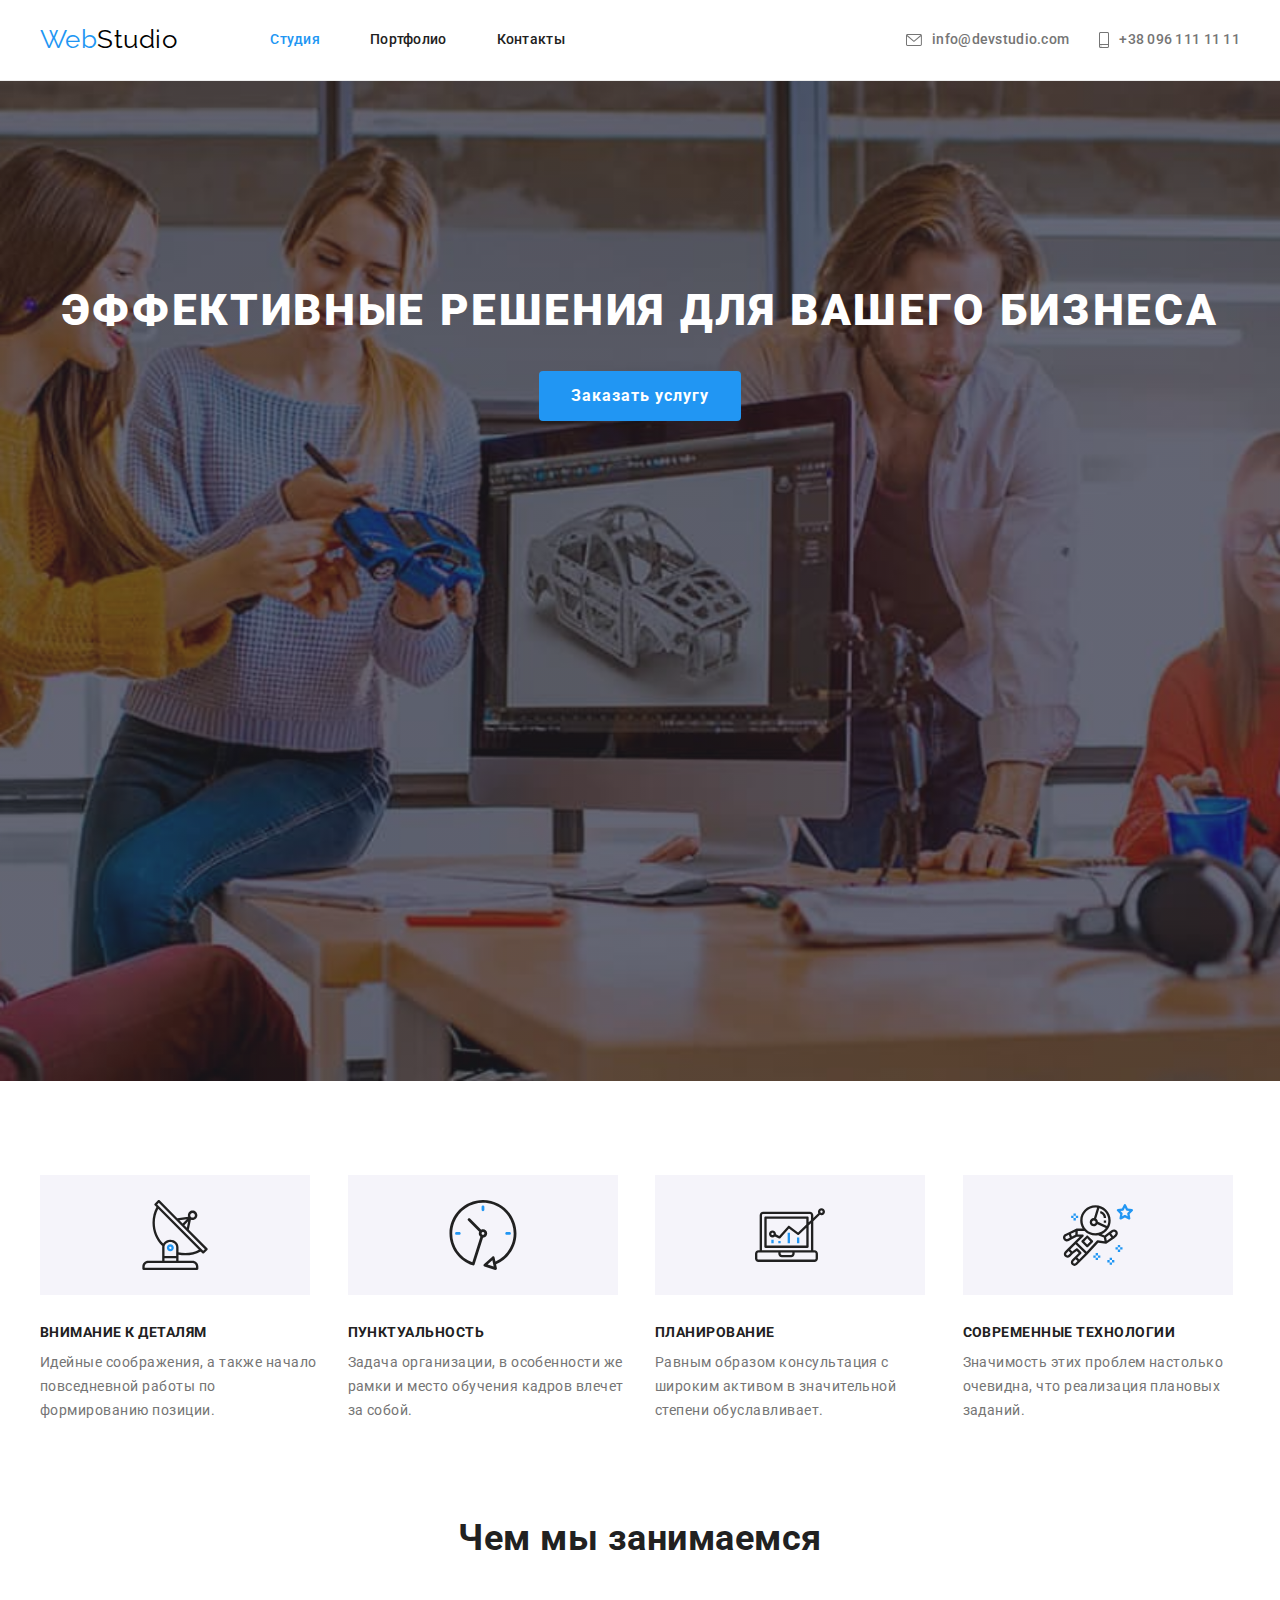
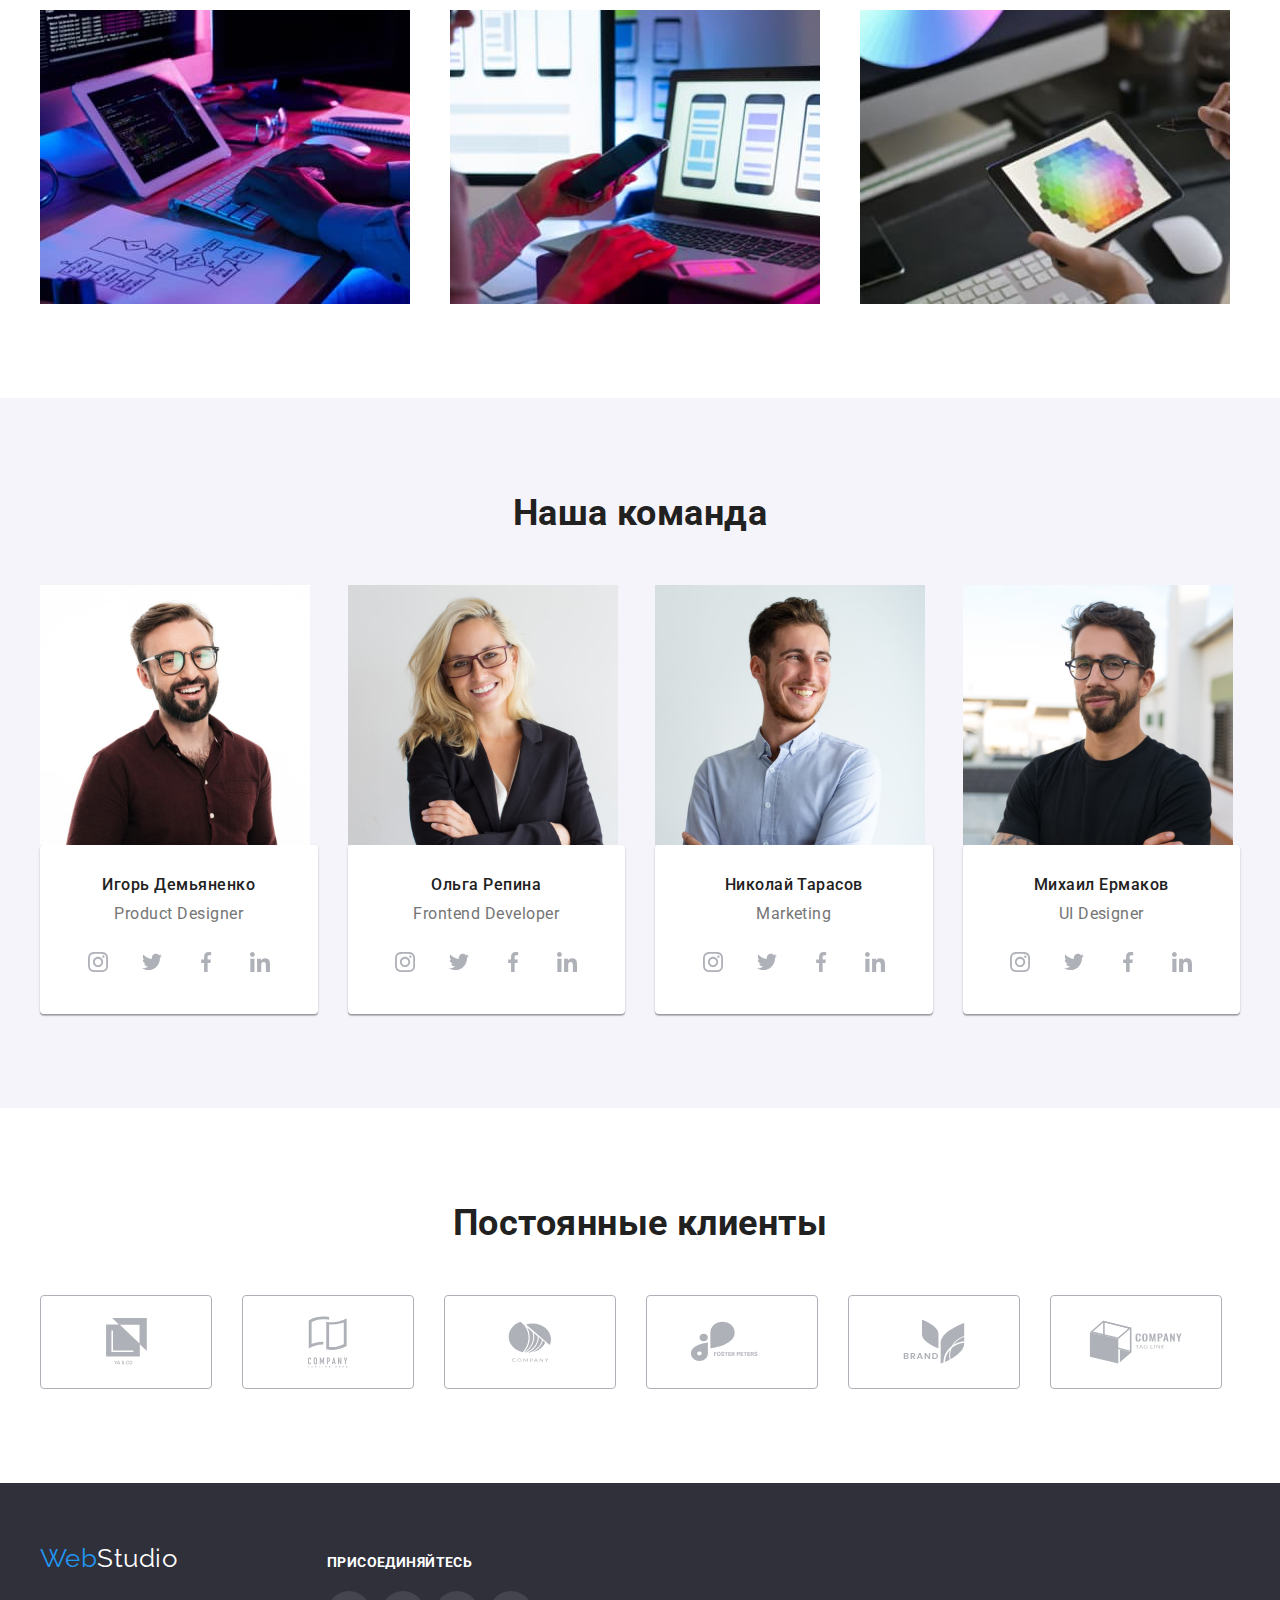
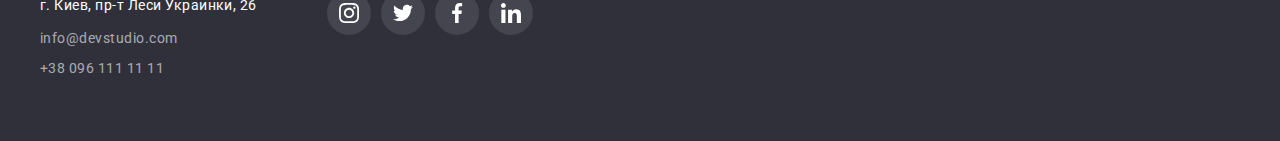
<file: index.html>
<!DOCTYPE html>
<html lang="ru">
    
    <head>
        <meta charset="UTF-8">
        <meta http-equiv="X-UA-Compatible" content="IE=edge">
        <meta name="viewport" content="width=device-width, initial-scale=1.0">
        <title>Document</title>
        <link rel="preconnect" href="https://fonts.gstatic.com">
        <link href="https://fonts.googleapis.com/css2?family=Raleway:wght@700&family=Roboto:wght@400;500;700;900&display=swap"
            rel="stylesheet">
            <link rel="stylesheet" href="https://cdnjs.cloudflare.com/ajax/libs/modern-normalize/1.0.0/modern-normalize.min.css"
                integrity="sha512-ISS7cAi1PEhQ8jnbJpJZMd29NlhNj4AWYyLOSp2CE/CsHxTCu+r+t0D2yoJudVrd0/8fTVPUVDzY5Tvli75u/g=="
                crossorigin="anonymous" />
        <link href="css/styles.css" rel="stylesheet">
    </head>

    <body>

        <!-- Верхняя линия -->

        <header class="header">
            <div class="container haeder-container">
                <nav class="navigation">
                    <a class="logo link" href="./index.html" lang="en">
                        <span class="accent">Web</span>Studio  
                    </a>
                    <ul class="site-nav-list">
                        <li class="item-list"><a href="./index.html" lang="en" class="link nav-link current">Студия</a></li>
                        <li class="item-list"><a href="./portfolio.html" lang="en" class="link nav-link">Портфолио</a></li>
                        <li class="item-list"><a href="" class="link nav-link">Контакты</a></li>          
                    </ul>
                </nav>
                <ul class="contacts-list">
                    <li class="item-list" lang="en">                            
                        <a href="mailto:info@devstudio.com" class="contacts-link link mail-contacts-link"> 
                            <svg class="contacts-icon icon" width="16px" height="16px">
                                <use href="./images/icons.svg#icon-envelope"></use> 
                            </svg>info@devstudio.com
                        </a>
                    </li>
                    <li class="item-list">
                        <a href="tel:+380961111111" class="contacts-link link phone-contacts-link">
                            <svg class="contacts-icon icon" width="10px" height="16px">
                                <use href="./images/icons.svg#icon-smartphone"></use> 
                            </svg>+38 096 111 11 11
                        </a>
                    </li>                
                </ul> 
            </div>
        </header> 

        <!--Основной текст, уникальный контент-->

        <main>

            <!--Hero-->
            <section class="hero">
                <div class="container">
                    <h1 class=hero-title>Эффективные решения для вашего бизнеса</h1>
                    <button type="button" class="button primery"> Заказать услугу </button>
                </div>
            </section>

            <!--Особенности-->
            <section class="section section-feature">
                <div class="container">
                    <h2 class="visually-hidden"> Преимущества </h2> <!-- скрытый текст  -->
                    <ul  class="feature-section-list list">
                        <li class="item-list feature-item">
                            <div class="feature-icon"> 
                                <svg class="icon" width="70px" height="70px">
                                    <use href="./images/icons.svg#icon-antenna"></use> 
                                </svg>   
                            </div> 
                            <h3 class="section-subtitle feature-title">Внимание к деталям</h3>
                            <p class="feature-title-text text">
                                Идейные соображения, а также начало повседневной работы по формированию позиции.
                            </p>
                        </li>
                        <li class="item-list feature-item">
                            <div class="feature-icon">                            
                                <svg class="icon" width="70px" height="70px">
                                    <use href="./images/icons.svg#icon-clock"></use> 
                                </svg>
                            </div>                               
                            <h3 class="section-subtitle feature-title">Пунктуальность</h3>
                            <p class="feature-title-text text">
                                Задача организации, в особенности же рамки и место обучения кадров влечет за собой.
                            </p>
                        </li>
                        <li class="item-list feature-item">
                            <div class="feature-icon">
                                <svg class="icon" width="70px" height="70px">
                                    <use href="./images/icons.svg#icon-diagram"></use> 
                                </svg>
                            </div>
                            <h3 class="section-subtitle feature-title">Планирование</h3>
                            <p class="feature-title-text text">
                                Равным образом консультация с широким активом в значительной степени обуславливает.
                            </p>
                        </li>
                        <li class="item-list feature-item">
                            <div class="feature-icon">
                                <svg class="icon" width="70px" height="70px">
                                    <use href="./images/icons.svg#icon-astronaut"></use> 
                                </svg>
                            </div>
                            <h3 class="section-subtitle feature-title">Современные технологии</h3>
                            <p class="feature-title-text text">
                                Значимость этих проблем настолько очевидна, что реализация плановых заданий.
                            </p>
                        </li>    
                    </ul>
                </div>
            </section>

            <!--Чем мы занимаемся-->
            <section class="section box-section">
                <div class="container">
                    <h2  class="section-title">Чем мы занимаемся</h2>
                    <ul class="box-section-list list">
                        <li class="item-list">
                            <img class="image-box image" src="./images/box-1.jpg" alt="Работа на ПК" width="370" height="294" />          
                        </li>
                        <li class="item-list">
                            <img class="image-box image" src="./images/box-2.jpg" alt="Работа на ноутбуке и смартфоне" width="370" height="294"/>
                        </li>
                        <li class="item-list">
                            <img class="image-box image" src="./images/box-3.jpg" alt="Работа на планшете" width="370" height="294"/>
                        </li>
                    </ul>
                </div>
            </section>

            <!--Команда-->
            <section class="section section-team">
                <div class="container">
                    <h2 class="section-title">Наша команда</h2>
                    <ul class="team-section-list list">
                        <li class="item-list">
                            <img class="image-team-member image" src="./images/team-member-1.jpg" alt="Игорь Демьяненко" width="270" height="260"/> <!--возможно ссылка-->                 
                                <div class="text-team-member-container">
                                    <h3 class="section-subtitle team-member">Игорь Демьяненко</h3>
                                    <p class="team-member-text text" lang="en">Product Designer</p>
                                    <ul class="icon-list list">
                                        <li class="item-list">
                                            <a class="link social-link" href=""> 
                                                <svg class="social-icon icon" width="20px" height="20px">
                                                    <use href="./images/icons.svg#icon-instagram"></use> 
                                                </svg> 
                                            </a>
                                        </li>
                                        <li class="item-list">
                                            <a class="link social-link" href="">
                                                <svg class="social-icon icon" width="20px" height="20px">
                                                    <use href="./images/icons.svg#icon-twitter"></use> 
                                                </svg>
                                            </a>
                                        </li>
                                        <li class="item-list">
                                            <a class="link social-link" href="">
                                                <svg class="social-icon icon" width="20px" height="20px">
                                                    <use href="./images/icons.svg#icon-facebook"></use> 
                                                </svg>
                                            </a>
                                        </li>
                                        <li class="item-list">
                                            <a class="link social-link" href="">
                                                <svg class="social-icon icon" width="20px" height="20px">
                                                    <use href="./images/icons.svg#icon-linkedin"></use> 
                                                </svg>
                                            </a>
                                        </li>
                                    </ul>
                                </div>                            
                        </li>
                        <li class="item-list">
                            <img class="image-team-member image" src="./images/team-member-2.jpg" alt="Ольга Репина" width="270" height="260"/>
                                <div class="text-team-member-container">
                                    <h3 class="section-subtitle team-member">Ольга Репина</h3>
                                    <p class="team-member-text text" lang="en">Frontend Developer</p>
                                    <ul class="icon-list list">
                                        <li class="item-list">
                                            <a class="link social-link" href=""> 
                                                <svg class="social-icon icon" width="20px" height="20px">
                                                    <use href="./images/icons.svg#icon-instagram"></use> 
                                                </svg> 
                                            </a>
                                        </li>
                                        <li class="item-list">
                                            <a class="link social-link" href="">
                                                <svg class="social-icon icon" width="20px" height="20px">
                                                    <use href="./images/icons.svg#icon-twitter"></use> 
                                                </svg>
                                            </a>
                                        </li>
                                        <li class="item-list">
                                            <a class="link social-link" href="">
                                                <svg class="social-icon icon" width="20px" height="20px">
                                                    <use href="./images/icons.svg#icon-facebook"></use> 
                                                </svg>
                                            </a>
                                        </li>
                                        <li class="item-list">
                                            <a class="link social-link" href="">
                                                <svg class="social-icon icon" width="20px" height="20px">
                                                    <use href="./images/icons.svg#icon-linkedin"></use> 
                                                </svg>
                                            </a>
                                        </li>
                                    </ul>                                    
                                </div>
                        </li>
                        <li class="item-list">
                            <img class="image-team-member image" src="./images/team-member-3.jpg" alt="Николай Тарасов" width="270" height="260"/>
                                <div class="text-team-member-container">
                                    <h3 class="section-subtitle team-member">Николай Тарасов</h3>
                                    <p class="team-member-text text" lang="en">Marketing</p>
                                    <ul class="icon-list list">
                                        <li class="item-list">
                                            <a class="link social-link" href=""> 
                                                <svg class="social-icon icon" width="20px" height="20px">
                                                    <use href="./images/icons.svg#icon-instagram"></use> 
                                                </svg> 
                                            </a>
                                        </li>
                                        <li class="item-list">
                                            <a class="link social-link" href="">
                                                <svg class="social-icon icon" width="20px" height="20px">
                                                    <use href="./images/icons.svg#icon-twitter"></use> 
                                                </svg>
                                            </a>
                                        </li>
                                        <li class="item-list">
                                            <a class="link social-link" href="">
                                                <svg class="social-icon icon" width="20px" height="20px">
                                                    <use href="./images/icons.svg#icon-facebook"></use> 
                                                </svg>
                                            </a>
                                        </li>
                                        <li class="item-list">
                                            <a class="link social-link" href="">
                                                <svg class="social-icon icon" width="20px" height="20px">
                                                    <use href="./images/icons.svg#icon-linkedin"></use> 
                                                </svg>
                                            </a>
                                        </li>
                                    </ul>
                                </div>
                        </li>
                        <li class="item-list">
                            <img class="image-team-member image" src="./images/team-member-4.jpg" alt="Михаил Ермаков" width="270" height="260"/>
                                <div class="text-team-member-container">
                                    <h3 class="section-subtitle team-member">Михаил Ермаков</h3>
                                    <p class="team-member-text text" lang="en">UI Designer</p>
                                    <ul class="icon-list list">
                                        <li class="item-list">
                                            <a class="link social-link" href=""> 
                                                <svg class="social-icon icon" width="20px" height="20px">
                                                    <use href="./images/icons.svg#icon-instagram"></use> 
                                                </svg> 
                                            </a>
                                        </li>
                                        <li class="item-list">
                                            <a class="link social-link" href="">
                                                <svg class="social-icon icon" width="20px" height="20px">
                                                    <use href="./images/icons.svg#icon-twitter"></use> 
                                                </svg>
                                            </a>
                                        </li>
                                        <li class="item-list">
                                            <a class="link social-link" href="">
                                                <svg class="social-icon icon" width="20px" height="20px">
                                                    <use href="./images/icons.svg#icon-facebook"></use> 
                                                </svg>
                                            </a>
                                        </li>
                                        <li class="item-list">
                                            <a class="link social-link" href="">
                                                <svg class="social-icon icon" width="20px" height="20px">
                                                    <use href="./images/icons.svg#icon-linkedin"></use> 
                                                </svg>
                                            </a>
                                        </li>
                                    </ul>
                                </div>
                        </li>
                    </ul>
                </div>
            </section>

            <!-- клиенты-->
            <section class="section section-customer">                
                <div class="container">
                    <h2 class="section-title"> Постоянные клиенты </h2>
                    <ul class="customer-list list">
                        <li class="item-list customer-item-list ">
                            <a class="link customer-link" href=""> 
                                <svg class="customer-icon icon" width="41px" height="46.7px">
                                    <use href="./images/icons.svg#icon-customer-1" ></use> <!-- <use href="./images/icons.svg#edit"></use> im file id=edit-->
                                </svg>
                            </a>
                        </li>
                        <li class="item-list customer-item-list">
                            <a class="link customer-link" href=""> 
                                <svg class="customer-icon icon" width="40px" height="52px">
                                    <use href="./images/icons.svg#icon-customer-2"></use>
                                </svg> 
                            </a>
                        </li>
                        <li class="item-list customer-item-list">
                            <a class="link customer-link" href=""> 
                                <svg class="customer-icon icon" width="43.46px" height="41.18px">
                                    <use href="./images/icons.svg#icon-customer-3"></use> 
                                </svg>
                            </a>
                        </li>
                        <li class="item-list customer-item-list">
                            <a class="link customer-link" href=""> 
                                <svg class="customer-icon icon" width="84.44px" height="40.62px">
                                    <use href="./images/icons.svg#icon-customer-4"></use> 
                                </svg>
                            </a>
                        </li>
                        <li class="item-list customer-item-list">
                            <a class="link customer-link" href=""> 
                                <svg class="customer-icon icon" width="62.54px" height="45.43px">
                                    <use href="./images/icons.svg#icon-customer-5"></use> 
                                </svg>
                            </a>
                        </li>
                        <li class="item-list customer-item-list">
                            <a class="link customer-link" href=""> 
                                <svg class="customer-icon icon" width="93.79px" height="43.93px">
                                    <use href="./images/icons.svg#icon-customer-6"></use> 
                                </svg>
                            </a>
                        </li>
                    </ul>

                </div>
            </section>
        </main>

        <!--Подвал-->

        <footer class="footer">
            <div class="container footer-container">
                <div class="address-footer">
                <a class="logo logo-footer" href="./index.html" lang="en">
                    <span class="accent">Web</span>Studio
                </a>
                
                <address class="address"> 
                    <a class="address-link link" href="https://goo.gl/maps/sPiDw47EjTjkmQh69" target="_blank" rel="noopener noreferrer">г. Киев, пр-т Леси Украинки, 26</a> <!--ссылка открывается в новой вкладке-->
                    <ul class="footer-contacts-list">
                        <li class="item-list" lang="en"><a class="footer-link link" href="mailto:info@devstudio.com">info@devstudio.com</a></li>
                        <li class="item-list"><a class="footer-link link" href="tel:+380961111111">+38 096 111 11 11</a></li>
                    </ul> 
                </address>
                </div>

                <div class="social-footer">
                    <h3 class="title-social"> присоединяйтесь </h3>
                    <ul class="icon-list social-list list">
                        <li class="item-list">
                            <a class="link social-link social-link-footer" href=""> 
                                <svg class="social-icon icon" width="20px" height="20px">
                                    <use href="./images/icons.svg#icon-instagram"></use> 
                                </svg>
                            </a>
                        </li>
                        <li class="item-list">
                            <a class="link social-link social-link-footer" href=""> 
                                <svg class="social-icon icon" width="20px" height="20px">
                                    <use href="./images/icons.svg#icon-twitter"></use> 
                                </svg>
                            </a>
                        </li>
                        <li class="item-list">
                            <a class="link social-link social-link-footer" href=""> 
                                <svg class="social-icon icon" width="20px" height="20px">
                                    <use href="./images/icons.svg#icon-facebook"></use> 
                                </svg>
                            </a>
                        </li>
                        <li class="item-list">
                            <a class="link social-link social-link-footer"  href=""> 
                                <svg class="social-icon icon" width="20px" height="20px">
                                    <use href="./images/icons.svg#icon-linkedin"></use> 
                                </svg>
                            </a>
                        </li>
                    </ul>
                </div>
            </div>
        </footer>    

    </body>    
</html>
</file>
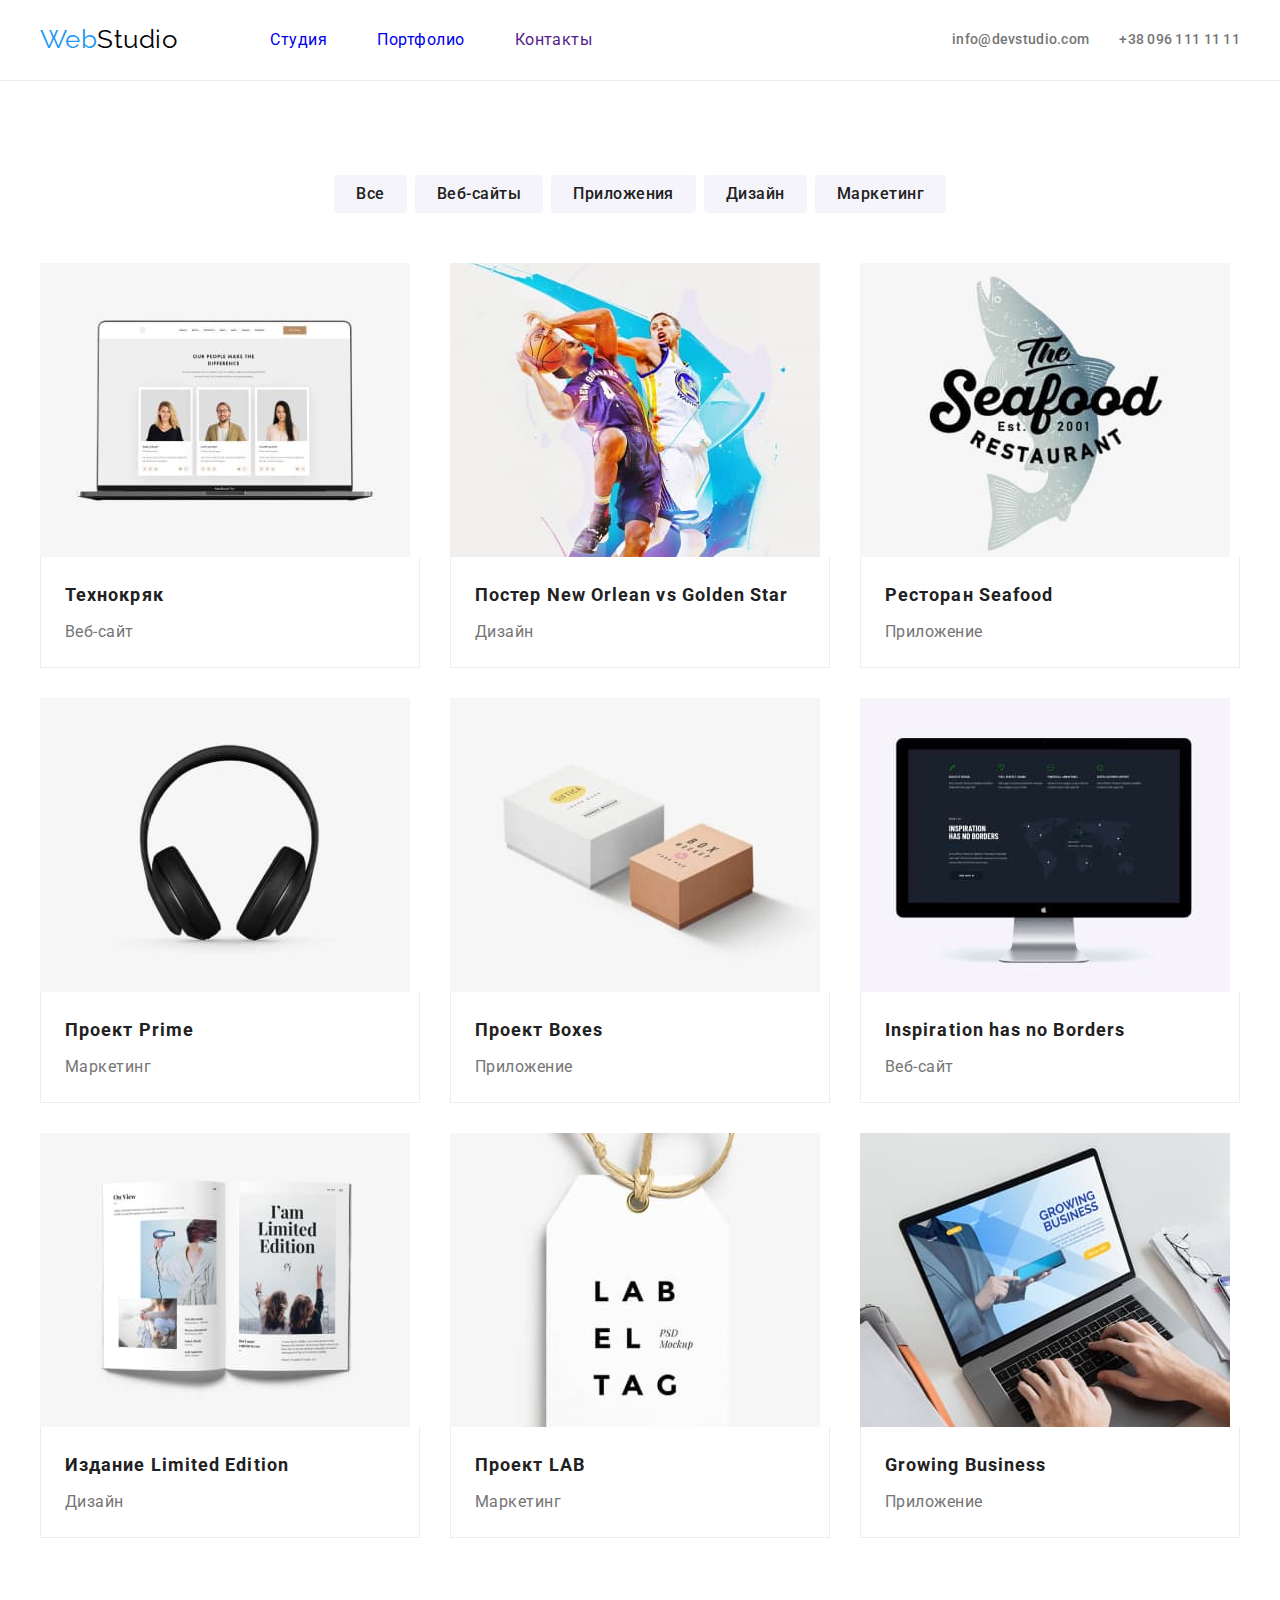
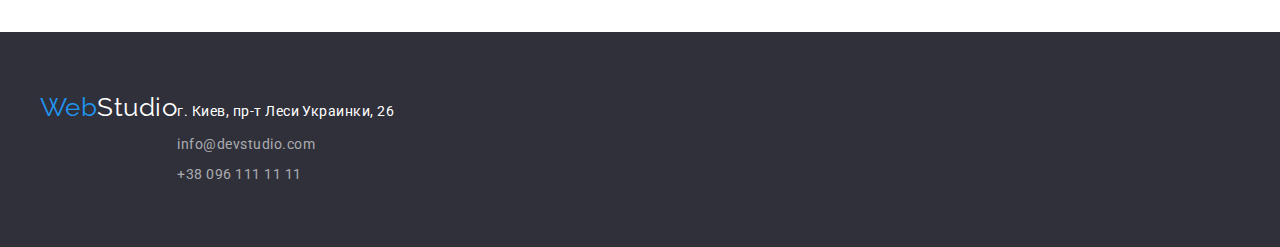
<file: portfolio.html>
<!DOCTYPE html>
<html lang="ru">

    <head>
        <meta charset="UTF-8">
        <meta http-equiv="X-UA-Compatible" content="IE=edge">
        <meta name="viewport" content="width=device-width, initial-scale=1.0">
        <title>Document</title>
        <link rel="preconnect" href="https://fonts.gstatic.com">
        <link href="https://fonts.googleapis.com/css2?family=Raleway:wght@700&family=Roboto:wght@400;500;700;900&display=swap"
            rel="stylesheet">
            <link rel="stylesheet" href="https://cdnjs.cloudflare.com/ajax/libs/modern-normalize/1.0.0/modern-normalize.min.css"
                integrity="sha512-ISS7cAi1PEhQ8jnbJpJZMd29NlhNj4AWYyLOSp2CE/CsHxTCu+r+t0D2yoJudVrd0/8fTVPUVDzY5Tvli75u/g=="
                crossorigin="anonymous" />
        <link href="css/styles.css" rel="stylesheet">
    </head>

    <body>

        <!-- Верхняя линия -->

        <header class="header">
            <div class="container haeder-container">
                <nav class="navigation">
                    <a class="logo" href="./index.html" lang="en">
                        <span class="accent">Web</span>Studio
                    </a>
                    <ul class="site-nav-list">
                        <li class="item-list"><a href="./index.html" lang="en" class="link">Студия</a></li>
                        <li class="item-list"><a href="./portfolio.html" lang="en" class="link current">Портфолио</a></li>
                        <li class="item-list"><a href="" class="link">Контакты</a></li>
                    </ul>
                </nav>
                    <ul class="contacts-list">
                        <li class="item-list" lang="en"><a href="mailto:info@devstudio.com" class="contacts-link">info@devstudio.com</a></li>
                        <li class="item-list"><a href="tel:+380961111111" class="contacts-link">+38 096 111 11 11</a></li>
                    </ul>
            </div>
        </header>

        <!--Основной текст, уникальный контент-->

        <main>
            <section class="section">
                <div class="container">
                    <!--<h2 class="section-title"> </h2>-->
                    <!-- <div class="container secondary-button-container"> -->
                        <ul class="button-section-list list">
                            <li class="item-list"><button type="button" class="button secondary"> Все </button></li>
                            <li class="item-list"><button type="button" class="button secondary"> Веб-сайты </button></li>
                            <li class="item-list"><button type="button" class="button secondary"> Приложения </button></li>
                            <li class="item-list"><button type="button" class="button secondary"> Дизайн </button></li>
                            <li class="item-list"><button type="button" class="button secondary"> Маркетинг </button></li>
                        </ul>
                    <!-- </div>
                    <div class="container"> -->
                        <ul class="work-section-list list">
                            <li class="item-list">
                                <a class="link" href="">
                                    <img class="image-project image" src="./images/project-1.jpg" alt="Ноутбук с открытым сайтом Технокряк" width="370" height="294" />
                                    <div class="work-title-container">
                                        <h3 class="section-subtitle work-title">Технокряк</h3>
                                        <p class="work-title-text text">Веб-сайт</p>
                                    </div>
                                </a>
                            </li>

                            <li class="item-list">
                                <a class="link" href="">
                                    <img class="image-project image" src="./images/project-2.jpg" alt="Постер с двумя баскетболистами" width="370" height="294" />
                                    <div class="work-title-container">
                                        <h3 class="section-subtitle work-title">Постер <span lang="en">New Orlean vs Golden Star</span></h3>
                                        <p class="work-title-text text">Дизайн</p>
                                    </div>
                                </a>
                            </li>

                            <li class="item-list">
                                <a class="link" href="">
                                    <img class="image-project image" src="./images/project-3.jpg" alt="Иконка ресторана с изображением рыбы" width="370" height="294" />
                                    <div class="work-title-container">
                                        <h3 class="section-subtitle work-title">Ресторан <span lang="en">Seafood</span></h3>
                                        <p class="work-title-text text">Приложение</p>
                                    </div>
                                </a>
                            </li>

                            <li class="item-list">
                                <a class="link" href="">
                                    <img class="image-project image" src="./images/project-4.jpg" alt="Наушники" width="370" height="294" />
                                    <div class="work-title-container">
                                        <h3 class="section-subtitle work-title">Проект <span lang="en">Prime</span></h3>
                                        <p class="work-title-text text">Маркетинг</p> 
                                    </div>
                                </a>
                            </li>

                            <li class="item-list">
                                <a class="link" href="">
                                    <img class="image-project image" src="./images/project-5.jpg" alt="Две коробки" width="370" height="294" />
                                    <div class="work-title-container">
                                        <h3 class="section-subtitle work-title">Проект <span lang="en">Boxes</span></h3>
                                        <p class="work-title-text text">Приложение</p>
                                    </div>
                                </a>
                            </li>

                            <li class="item-list">
                                <a class="link" href="">
                                    <img class="image-project image" src="./images/project-6.jpg" alt="Монитор с открытым сайтом Inspiration has no Borders" width="370" height="294" />
                                    <div class="work-title-container">
                                        <h3 class="section-subtitle work-title"><span lang="en">Inspiration has no Borders</span></h3>
                                        <p class="work-title-text text">Веб-сайт</p>
                                    </div>
                                </a>
                            </li>

                            <li class="item-list">
                                <a class="link" href="">
                                    <img class="image-project image" src="./images/project-7.jpg" alt="Раскрытая книга" width="370" height="294" />
                                    <div class="work-title-container">
                                        <h3 class="section-subtitle work-title">Издание <span lang="en">Limited Edition</span></h3>
                                        <p class="work-title-text text">Дизайн</p>
                                    </div>
                                </a>
                            </li>

                            <li class="item-list">
                                <a class="link" href="">
                                    <img class="image-project image" src="./images/project-8.jpg" alt="Бирка с названием проекта" width="370" height="294" />
                                    <div class="work-title-container">
                                        <h3 class="section-subtitle work-title">Проект <span lang="en">LAB</span></h3>
                                        <p class="work-title-text text">Маркетинг</p>
                                    </div>
                                </a>
                            </li>

                            <li class="item-list">
                                <a class="link" href="">
                                    <img class="image-project image" src="./images/project-9.jpg" alt="Ноутбук с открытым приложением Growing Business" width="370" height="294" />
                                    <div class="work-title-container">
                                        <h3 class="section-subtitle work-title"><span lang="en">Growing Business</span></h3>
                                        <p class="work-title-text text">Приложение</p>
                                    </div>
                                </a>
                            </li>

                        </ul>
                    <!-- </div>     -->
                </div>
            </section>
        </main>

        <!--Подвал-->

        <footer class="footer">
            <div class="container footer-container">
                <a class="logo logo-footer" href="./index.html" lang="en">
                    <span class="accent">Web</span>Studio
                </a>
            
                <address class="address"> 
                    <a class="address-link" href="https://goo.gl/maps/sPiDw47EjTjkmQh69" target="_blank" rel="noopener noreferrer">г. Киев, пр-т Леси Украинки, 26</a>
                    <ul class="footer-contacts-list">
                        <li class="item-list" lang="en"><a class="footer-link" href="mailto:info@devstudio.com">info@devstudio.com</a> </li>
                        <li class="item-list"><a class="footer-link" href="tel:+380961111111">+38 096 111 11 11</a></li>
                    </ul>
                </address>
            </div>
        </footer>

    </body>

</html>
</file>
<file: css/styles.css>
:root {
  --primary-text-color: #757575;
  --title-text-color: #212121;
  --accent-color: #2196f3;
  --primary-white-color: #ffffff;
  --primary-black-color: #000000;
  --primary-bg-color: #2f303a;
  --secondary-bg-color: #f5f4fa;
  --contacts-text-color: rgba(255, 255, 255, 0.6);
  --secondary-accent-color: #188ce8;
  --image-set-gap: 30px; /*отступ между изображениями*/
  --nav-set-gap: 50px;
  --icon-color: #AFB1B8;
}

body {
  margin: 0;
  background-color: var(--primary-white-color);
  color: var(--primary-text-color);
  font-family: Roboto, sans-serif;
  letter-spacing: 0.03em;
  /*outline: 2px solid tomato; временный вспомогательный элемент*/
}

/*========== сброс настроек ==========*/

/*========== заголовки и параграфы ==========*/

h1, h2, h3, h4, h5, h6, p {
  margin-top: 0;
  margin-bottom: 0;
}

/*========== списки ==========*/
ul, ol {
  margin-top: 0;
  margin-bottom: 0;
  padding-left: 0;
}

/*========== элементы списка ==========*/

.item-list
/* .list,
.site-nav-list, 
.contacts-list,
.footer-contacts-list  */
{
  /* padding: 0;
  margin: 0; */
  list-style: none;
}

/*========== ссылки ==========*/
.link {
  text-decoration: none;
}

/*========== картинки ==========*/

.image {
  display: block;
  max-width: 100%;
}

/*========== end сброс настроек ==========*/



/*========== контейнер ==========*/

.container {
  width: 1200px;
  margin-top: 0;
  margin-left: auto;
  margin-right: auto;
  padding-left: 15px;
  padding-right: 15px;
}

.section {
  padding-top: 94px;
  padding-bottom: 94px;
}

.section-feature {
  padding-bottom: 47px;
}

.box-section {
  padding-top: 47px;
}

/*========== end контейнер ==========*/


/*========== скрываем заголовки ==========*/

.visually-hidden {
  position: absolute;
  width: 1px;
  height: 1px;
  margin: -1px;
  border: 0;
  padding: 0;
  
  white-space: nowrap;
  clip-path: inset(100%);
  clip: rect(0 0 0 0);
  overflow: hidden;
}


/*========== header ==========*/

.header {
  border-bottom: 1px solid #ececec;
}

.navigation {
  display: flex;
  align-items: center;
}

.haeder-container {
  display: flex;
  justify-content: space-between;
  align-items: center;
}

/*========== логотип ==========*/
.logo {
  margin-right: 93px; 
  
  color: var(--primary-black-color);
  font-family: Raleway, sans-serif;
  text-decoration: none; /*отменяет подчеркивание ссылки*/
  font-size: 26px;
  line-height: 1.2; /*коэффициент 31px:26px */
}

.accent {
  color: var(--accent-color);
}
/*========== end логотип ==========*/


/*========== навигация сайта ==========*/

.site-nav-list, .contacts-list {
  display: flex;
  margin-top: 0;
  margin-bottom: 0;
  flex-wrap: wrap;
   /* margin-left: calc(-1 * var(--nav-set-gap)); */
  /* margin-bottom: calc(-1 * var(--nav-set-gap)); */
}

.site-nav-list .item-list:not(:last-child) {
  margin-right: var(--nav-set-gap);
  /* margin-bottom: var(--nav-set-gap); */
}

.contacts-list .item-list:not(:last-child) {
  margin-right: var(--image-set-gap);
}

.site-nav-list .nav-link {
  display: block;
  padding-top: 32px;
  padding-bottom: 32px;

  color: var(--title-text-color);
  font-weight: 500;
  font-size: 14px;
  line-height: 1.14;
  letter-spacing: 0.02em;
  text-decoration: none;
}

.site-nav-list .nav-link:hover,
.site-nav-list .nav-link:focus {
  color: var(--accent-color);
}

.site-nav-list .nav-link.current {
  color: var(--accent-color);
}
/*========== end навигация сайта ==========*/


/*========== контакты ==========*/

.contacts-link {
  display: block;
  display: flex;
  padding-top: 32px;
  padding-bottom: 32px;

  color: var(--primary-text-color); 
  font-weight: 500;
  font-size: 14px;
  line-height: 1.14;
  letter-spacing: 0.02em;
  text-decoration: none;
}

.contacts-link:hover,
.contacts-link:focus {
  color: var(--accent-color);
  fill: var(--accent-color)
}

/* .mail-contacts-link::before{ */
  .contacts-icon {
  display: inline-block;
   margin-right: 10px;
  fill: currentColor;
   } 

/* .phone-icon .mail-icon {
  display: inline-block;
  width: 10px;
  height: 16px;
  margin-right: 10px; 
  fill: currentColor;
} */

/*========== end контакты ==========*/
/*========== end header ==========*/


/*========== hero ==========*/

.hero {
  text-align: center;
  max-width: 1600px;
  height: 600px; /*min-height: 600px;*/
  margin-right: auto;
  margin-left: auto; 
    padding-top: 200px;
  padding-bottom: 200px;
  background-color:  #C4C4C4; /* если не подгрузит картинка var(--primary-bg-color)*/
   background-image: linear-gradient(  /* затемнение картинки */
      to right, 
      rgba(47, 48, 58, 0.4), 
      rgba(47, 48, 58, 0.4)
      ), 
      url('../images/hero-img.jpg'); 

  background-repeat: no-repeat; /* не повторять */
  background-position: center; /* всегда по центру */
  background-size: cover; /* максимальное вмещение картинки в контейнер*/
}

  .hero-title {
  /* width: 700px; */
  margin: 0 auto 30px auto;
  color: var(--primary-white-color);
  font-weight: 900;
  font-size: 44px;
  line-height: 1.36;
  letter-spacing: 0.06em;
  text-transform: uppercase; /*БОЛЬШИЕ БУКВЫ*/
}
/*========== end hero ==========*/


/*========== кнопки ==========*/

.button {
  font-family: inherit; /*кнопка унаследует свойства*/
  display: inline-block;
  cursor: pointer;
  text-align: center;
  border-radius: 4px;
  border: 0; /* Альтернатива рамка прозрачная border: 1px; solid: transparent*/
}

.button.primery {
  padding: 10px 32px;
  /* min-width: 200px; */

  font-family: inherit;
  background-color: var(--accent-color);
  color: var(--primary-white-color);
  font-weight: 700;
  font-size: 16px;
  line-height: 1.88;
  letter-spacing: 0.06em; 
}

.button.primery:hover,
.button.primery:focus {
  background-color: var(--secondary-accent-color);
}

.button.secondary {
  padding: 6px 22px;
  min-width: 73px;

  font-family: inherit;
  background-color: var(--secondary-bg-color);
  color: var(--title-text-color);
  font-weight: 500;
  font-size: 16px;
  line-height: 1.62;
  letter-spacing: 0.03em;
}

.button.secondary:hover,
.button.secondary:focus {
  background-color: var(--accent-color);
  color: var(--primary-white-color);
  box-shadow: 0px 3px 1px rgba(0, 0, 0, 0.1), 0px 1px 2px rgba(0, 0, 0, 0.08), 0px 2px 2px rgba(0, 0, 0, 0.12);
}
/*========== end кнопки ==========*/


/*========== секция ==========*/

.section-title {
  margin-top: 0px;
  margin-bottom: 50px;
  color: var(--title-text-color);
  font-weight: 700;
  font-size: 36px;
  line-height: 1.2;
  text-align: center;
}

.section-subtitle {
  /* margin: 0; */ 
  color: var(--title-text-color);
}

.list {
  display: flex;
  flex-wrap: wrap;
  margin-left: calc(-1 * var(--image-set-gap));
  margin-bottom: calc(-1 * var(--image-set-gap));
}

.list > .item-list {
  margin-left: var(--image-set-gap);
  margin-bottom: var(--image-set-gap); /* 370px; */
}

/*========== end секция ==========*/


/*========== секция особености ==========*/

.feature-icon {
  display: flex;
  justify-content: center;
  align-items: center;
  margin-bottom: 30px;
  height: 120px; 
  width: 270px;
  background-color: var( --secondary-bg-color);  
}

.feature-title {
  margin-top: 0;
  margin-bottom: 10px;
  font-weight: 700;
  font-size: 14px;
  line-height: 1.14;
  text-transform: uppercase;
  }

.feature-title-text {
  margin-top: 0;
  margin-bottom: 0;
  font-size: 14px;
  line-height: 1.71;
}

.feature-section-list > .item-list {
  flex-basis: calc(100% / 4 - var(--image-set-gap));
}
/*========== end секция особености ==========*/


/*========== секция чем мы занимаемся ==========*/

.box-section-list > .item-list {
  flex-basis: calc(100% / 3 - var(--image-set-gap));
}

/*========== end секция чем мы занимаемся ==========*/


/*========== секция команда ==========*/

.section-team {
  background-color: var(--secondary-bg-color);
  text-align: center;
}

.team-section-list > .item-list {
  flex-basis: calc(100% / 4 - var(--image-set-gap));
}

.team-member {
  margin-bottom: 10px;

  font-weight: 500;
  font-size: 16px;
  line-height: 1.2;
}

.team-member-text {
  margin-top: 0;
  margin-bottom: 16px;
 
  font-size: 16px;
  line-height: 1.2;
}

.text-team-member-container {
  background-color: var(--primary-white-color);
  padding-top: 30px;
  padding-bottom: 30px;
  border-radius: 4px;
  box-shadow: 0px 1px 3px rgba(0, 0, 0, 0.12), 0px 1px 1px rgba(0, 0, 0, 0.14), 0px 2px 1px rgba(0, 0, 0, 0.2);
  
}

.icon-list {
  margin: 0;
  justify-content: center; 
}

.icon-list .item-list {
margin-right: 10px;
margin-left: 0;
margin-bottom: 0;
/* width: 44px;
height: 44px; */
/* color: #AFB1B8; */
/* outline: 2px solid tomato; */
}

.icon-list .item-list:last-child {
 margin-right: 0;
}  

.social-link {
display: inline-block;
display: flex;
  justify-content: center;
  align-items: center;
  /* border-radius: 22px; */
width: 44px;
height: 44px;
fill: var(--icon-color);
/* outline: 2px solid tomato; */
}
/* .social-icon  {
  width: 20px;
  height: 20px;
 } */

 .social-link:hover {
  fill: var(--primary-white-color);
  background-color: var(--accent-color);border-radius: 50%;
 }

/*========== end секция команда ==========*/

/*========== секция клиенты ==========*/

.customer-link {
  display: flex;
  justify-content: center;
  align-items: center;
  /* text-decoration: none; */
          
  height: 92px;
  width: 170px;
  fill: var(--icon-color);

  border: 1px solid var(--icon-color);
/* box-sizing: border-box; */
border-radius: 4px;  
}

.customer-link:hover
/* .customer-icon:focus   */
{
  fill: var(--accent-color);
  border: 1px solid var(--accent-color);
}

/*========== end секция клиенты ==========*/


/*========== секция кнопок в портфолио ==========*/

.button-section-list {
  margin-left: 0;
  margin-bottom: var(--nav-set-gap); 
  justify-content: center; 
}

.button-section-list > .item-list {
  margin-right: 8px;
  margin-left: 0;
  margin-bottom: 0;
}

.button-section-list > .item-list:last-child {
   margin-right: 0;
} 
/*========== end секция кнопок ==========*/


/*========== секция портфолио ==========*/

.work-section-list > .item-list {
  flex-basis: calc(100% / 3 - var(--image-set-gap));
}

.work-title {
  margin-bottom: 4px;

  font-weight: 700;
  font-size: 18px;
  line-height: 2;
  letter-spacing: 0.06em;
  }

.work-title-text {
  margin: 0;  
  font-size: 16px;
  line-height: 1.88;
  color: var(--primary-text-color);
}

.work-title-container {
  border-bottom: 1px solid #EEEEEE;
  border-left: 1px solid #EEEEEE;
  border-right: 1px solid #EEEEEE;
  padding: 20px 24px;
}

.work-section-list .item-list:hover,
.work-section-list .item-list:focus
{
  box-shadow: 0px 1px 1px rgba(0, 0, 0, 0.12), 0px 4px 4px rgba(0, 0, 0, 0.06), 1px 4px 6px rgba(0, 0, 0, 0.16);
}
/*========== end секция портфолио ==========*/


/*========== подвал ==========*/

.footer {
  background-color: var(--primary-bg-color);
}

.footer-container {
  padding-top: 60px;
  padding-bottom: 60px;
  display: flex;
  /* align-content: baseline;  */
  align-items: baseline;
}

.logo-footer {
  display: block;
  margin-bottom: 20px;
  margin-right: 0;
  color: var(--primary-white-color);
}

.address {
  font-style: normal;
  font-size: 14px;
  line-height: 1.71;
}

.address-link {
  display: block;
  margin-bottom: 9px;
  color: var(--primary-white-color);
  text-decoration: none;
}

.address-link:hover,
.address-link:focus {
  color: var(--accent-color);
}

.footer-link {
  color: var(--contacts-text-color);
  text-decoration: none;
}

.footer-link:hover,
.footer-link:focus {
  color: var(--accent-color);
}

.footer-contacts-list .item-list:not(:last-child) {
  margin-bottom: 6px;
}

.title-social {
  margin-bottom: 20px;

  font-weight: 700;
font-size: 14px;
line-height: 1.14;
letter-spacing: 0.03em;
text-transform: uppercase;

color: var(--primary-white-color);
}

.address-footer {
  margin-right: 70px;
}

.social-footer {
  margin-top: 0px;
  /* padding-top: 12px; */
}

.social-link-footer {
  border-radius: 50%;
  background: rgba(255, 255, 255, 0.1);
  fill: var(--primary-white-color);
 } 

/* .social-list .item-list{
padding-right: 10px;
} */
/*========== end подвал ==========*/




/* эксперименты */

/*========== нижнее подчеркивание ==========*/
/* .current::after {
  display: block;
  content: '';
  width: auto;
  height: 4px;
  background-color: var(--accent-color);
  margin: 0 auto;  }*/
  /*блочный элемент поставить по центру*/
  /* margin-top: 28px; */



/*іторой вариант иконки */
/* .feature-icon-bg {
  background-color: var( --secondary-bg-color);
  
  padding-right: 100px;
  padding-left: 100px; 
  padding-top: 25px;
  padding-bottom: 25px;
  margin-bottom: 30px; */

  /* height: 120px; */
/* }

.feature-icon-ff {   
  height: 70px; 
  width: 70px; 
}     */
  /* display: block;  */

  
/* .customer-icon-first {
  width:41px;
   height:46.7px;
} */
/* .customer-icon-second {
  width:40px;
   height:52px;   
}

.customer-icon-third {
  width:43.46px;
   height:41.18px;   
}

.customer-icon-fourth {
  width:84.44px;
   height:40.62px;
}

.customer-icon-fifth {
  width:62.54px;
   height:45.43px;
}

.customer-icon-sixth {
  width:93.79px;
   height:43.93px;
} */
</file>
